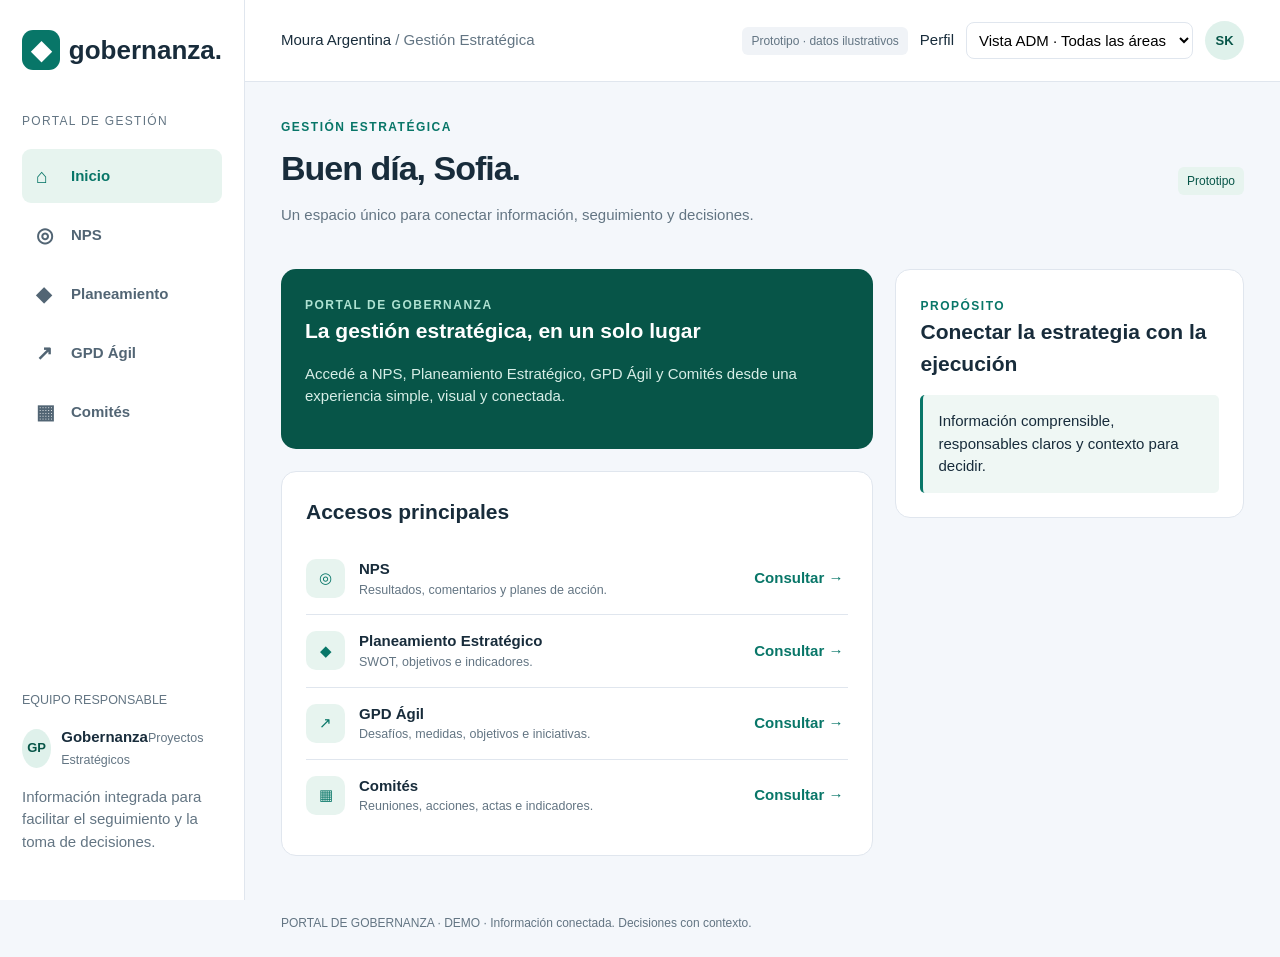
<file: index.html>
<!doctype html><html lang="es"><head><meta charset="utf-8"><meta name="viewport" content="width=device-width,initial-scale=1"><title>Portal de Gobernanza</title><style>
:root{--ink:#182c3b;--muted:#637583;--green:#087668;--dark:#075548;--line:#e0e6ee;--bg:#f4f7fb;--soft:#e7f4ef;--amber:#f2b01e;--red:#dc4437;--blue:#17368f}*{box-sizing:border-box}body{margin:0;color:var(--ink);font:15px/1.5 Segoe UI,Arial;background:var(--bg)}button,select{font:inherit}button{cursor:pointer;border:0;border-radius:9px;padding:10px 15px;background:var(--green);color:#fff;font-weight:600}a{color:inherit;text-decoration:none}aside{position:fixed;inset:0 auto 0 0;width:245px;background:#fff;border-right:1px solid var(--line);padding:30px 22px;display:flex;flex-direction:column}.brand{font-size:26px;font-weight:750;display:flex;align-items:center;gap:9px}.brandmark{display:grid;place-items:center;background:var(--green);color:#fff;border-radius:11px;width:40px;height:40px}.workspace{font-size:12px;letter-spacing:1.3px;color:var(--muted);margin:42px 0 14px}nav a{display:flex;gap:13px;align-items:center;padding:12px 14px;margin:5px 0;border-radius:9px;font-weight:600;color:#526574}nav a.active{background:var(--soft);color:var(--green)}nav a span{font-size:20px;width:22px}.sidebottom{margin-top:auto}.avatar{border-radius:50%;background:#dff1eb;color:var(--dark);display:grid;place-items:center;width:39px;height:39px;font-size:13px;font-weight:700}.person{display:flex;align-items:center;gap:10px;margin:15px 0}.shell{margin-left:245px}header{min-height:82px;background:#fff;border-bottom:1px solid var(--line);padding:17px 36px;display:flex;align-items:center;justify-content:space-between;gap:14px}.headerRight{display:flex;align-items:center;gap:12px}.demo,.badge{font-size:12px;color:var(--muted);background:#f0f3f7;padding:5px 9px;border-radius:6px}.badge{background:var(--soft);color:var(--dark)}select{padding:8px;border:1px solid var(--line);border-radius:8px;background:#fff}main{max-width:1450px;margin:auto;padding:36px}h1{font-size:34px;letter-spacing:-1px;margin:7px 0 10px}h2{font-size:21px;margin:0 0 16px}p{margin:7px 0 17px}.muted,small{color:var(--muted)}.eyebrow{color:var(--green);font-size:12px;font-weight:700;letter-spacing:1.5px}.titleline,.between{display:flex;align-items:center;justify-content:space-between;gap:18px}.titleline{margin-bottom:25px}.card{background:#fff;border:1px solid var(--line);border-radius:15px;padding:24px;margin-bottom:22px}.hero{background:var(--dark);color:#fff;border:0}.hero p{color:#d7eee7}.grid,.dashboardGrid{display:grid;grid-template-columns:1.7fr 1fr;gap:22px}.row{display:flex;gap:14px;align-items:center;padding:15px 0;border-bottom:1px solid var(--line)}.row:last-child{border-bottom:0}.grow{flex:1}.row b,.row small{display:block}.step{width:39px;height:39px;border-radius:10px;background:var(--soft);color:var(--green);display:grid;place-items:center;flex:none}.textbutton{background:transparent;color:var(--green);padding:5px}.profileSwitch,.profileStrip{display:grid;grid-template-columns:1fr 1fr;gap:14px;margin:0 0 22px}.profileCard,.profileStrip button{background:#fff;color:var(--ink);border:1px solid var(--line);text-align:left;padding:17px}.profileCard.active,.profileStrip button.active{border-color:var(--green);background:var(--soft);box-shadow:0 8px 22px #08766820}.tabs{display:flex;gap:8px;flex-wrap:wrap;margin:22px 0}.tab{background:#fff;color:var(--muted);border:1px solid var(--line)}.tab.active{background:var(--green);color:#fff}.areaGrid{display:grid;grid-template-columns:repeat(3,1fr);gap:13px;margin:18px 0}.areaCard{background:#fff;border:1px solid var(--line);border-radius:12px;padding:17px;cursor:pointer}.areaCard.selected{border-color:var(--green);box-shadow:0 8px 22px #08766820}.areaCard strong,.areaCard small{display:block}.groupTitle{margin:22px 0 10px;font-size:12px;letter-spacing:1.3px;color:var(--muted)}.areaToolbar{display:flex;justify-content:space-between;align-items:center;gap:15px}.amber{background:#fff0d5;color:#8b5b08}.updateBanner{background:linear-gradient(135deg,#075548,#0b7a68);color:#fff;border-radius:15px;padding:22px 24px;margin:18px 0 22px}.updateTop{display:flex;justify-content:space-between;gap:16px}.updateBanner .eyebrow{color:#afe4d5}.updateBanner p{color:#d8eee8}.updateLinks{display:grid;grid-template-columns:repeat(4,1fr);gap:10px;margin-top:16px}.updateLink{background:#ffffff12;border:1px solid #ffffff24;border-radius:9px;padding:11px}.updateLink small,.updateLink b{display:block}.updateMeta{display:flex;gap:16px;flex-wrap:wrap;margin-top:14px;padding-top:13px;border-top:1px solid #ffffff25;font-size:13px}.updateStatus{background:#ffffff1f;padding:7px 11px;border-radius:7px;white-space:nowrap}.pyramidWrap{display:grid;grid-template-columns:.8fr 1.4fr;gap:22px}.pyramid{display:flex;flex-direction:column;align-items:center;gap:4px}.level{color:#fff;text-align:center;padding:10px;font-weight:700;clip-path:polygon(8% 0,92% 0,100% 100%,0 100%)}.l1{width:38%;background:#f4b400}.l2{width:50%;background:#efad00}.l3{width:62%;background:#e5a000}.l4{width:74%;background:#2834ca}.l5{width:83%;background:#2529bc}.l6{width:92%;background:#2223aa}.l7{width:100%;background:#aeb1b4}.definitions,.features{display:grid;grid-template-columns:1fr 1fr;gap:12px}.definitions .card{margin:0;padding:18px}.definitions b{color:var(--green)}.okr{display:grid;grid-template-columns:1.1fr 1fr;gap:20px}.objective{background:#17279f;color:#fff;border:0}.objective p{color:#e1e5ff}.kr{padding:15px;border:1px solid var(--line);border-radius:10px;margin:10px 0}.krTop{display:flex;justify-content:space-between;gap:10px}.progress{height:7px;background:#e9edf2;border-radius:8px;overflow:hidden;margin-top:10px}.progress i{display:block;height:100%;background:var(--green)}.note{background:#eff7f4;padding:15px;border-left:3px solid var(--green);border-radius:5px}.tablewrap{overflow:auto}table{width:100%;border-collapse:collapse}th,td{padding:12px 8px;border-bottom:1px solid var(--line);font-size:13px;text-align:center}th:first-child,td:first-child{text-align:left;min-width:210px}.dot{width:13px;height:13px;border-radius:50%;display:inline-block}.g{background:#29a844}.y{background:var(--amber)}.r{background:var(--red)}.e{background:#fff;border:1px solid #cbd2d9}.legend{display:flex;gap:16px;flex-wrap:wrap;color:var(--muted);font-size:13px;margin:12px 0}.legend span{display:flex;align-items:center;gap:6px}.kpiGrid{display:grid;grid-template-columns:repeat(4,1fr);gap:14px;margin:20px 0}.kpiCard{background:#fff;border:1px solid var(--line);border-radius:13px;padding:18px}.kpiCard strong{display:block;font-size:30px;line-height:1.1}.kpiCard small{display:block;margin-top:7px}.scopeBanner{background:#fff;border:1px solid var(--line);border-left:5px solid var(--green);border-radius:12px;padding:16px 18px;margin:18px 0}.scopeBanner b,.scopeBanner small{display:block}.barList{display:flex;flex-direction:column;gap:12px}.barRow{display:grid;grid-template-columns:190px 1fr 45px;gap:10px;align-items:center;font-size:13px}.barTrack{height:13px;background:#edf1f4;border-radius:7px;overflow:hidden}.barFill{height:100%;background:var(--green);border-radius:7px}.barFill.blue{background:var(--blue)}.npsGauge{width:190px;height:95px;overflow:hidden;position:relative;margin:15px auto 5px}.npsGauge:before{content:'';position:absolute;width:190px;height:190px;border-radius:50%;background:conic-gradient(from 270deg,#ef6b61 0 18%,#f0bd2d 18% 35%,#58ad67 35% 50%,transparent 50%)}.npsGauge:after{content:'';position:absolute;inset:28px;background:#fff;border-radius:50%}.gaugeValue{position:absolute;left:0;right:0;bottom:0;text-align:center;z-index:2;font-size:32px;font-weight:700}.npsZone{text-align:center;color:var(--green);font-weight:700}.responseSplit{display:grid;grid-template-columns:repeat(3,1fr);gap:10px}.responseSplit div{padding:14px;border-radius:10px;background:#f3f6f8;text-align:center}.responseSplit strong,.responseSplit small{display:block}.donut{width:150px;height:150px;border-radius:50%;background:conic-gradient(#19df72 0 75.74%,#ef6c2f 75.74% 92.59%,#e4b51b 92.59% 100%);position:relative;margin:18px auto}.donut:after{content:'';position:absolute;inset:34px;background:#fff;border-radius:50%}.donutLabel{position:absolute;inset:0;display:grid;place-items:center;z-index:2;font-size:22px;font-weight:700}.monthBars{display:flex;align-items:flex-end;gap:9px;height:190px;border-bottom:1px solid var(--line)}.monthBar{flex:1;display:flex;flex-direction:column;align-items:center;justify-content:flex-end;height:100%;font-size:11px}.monthBar i{display:block;width:75%;background:#48549d;border-radius:4px 4px 0 0}.committeeCards{display:grid;grid-template-columns:repeat(2,1fr);gap:14px}.committeeCard{background:#fff;border:1px solid var(--line);border-radius:12px;padding:17px}.committeeCard .statusLine{display:flex;justify-content:space-between;align-items:center;margin-top:12px}dialog{width:min(620px,calc(100% - 32px));border:0;border-radius:16px;padding:28px;box-shadow:0 25px 100px #10233b55}dialog::backdrop{background:#12264377}.close{float:right;background:#eff3f8;color:var(--ink);padding:5px 12px}footer{max-width:1450px;margin:auto;padding:0 36px 25px;color:var(--muted);font-size:12px}@media(max-width:1050px){.grid,.dashboardGrid,.pyramidWrap,.okr{grid-template-columns:1fr}.areaGrid{grid-template-columns:repeat(2,1fr)}.kpiGrid{grid-template-columns:repeat(2,1fr)}}@media(max-width:650px){aside{position:static;width:100%;padding:15px}.workspace,.sidebottom{display:none}nav{display:flex;overflow:auto;margin-top:10px}nav a{white-space:nowrap}nav a span{display:none}.shell{margin:0}header{padding:12px 16px}.demo{display:none}main{padding:22px 16px}.profileSwitch,.profileStrip,.areaGrid,.definitions,.features,.kpiGrid,.committeeCards{grid-template-columns:1fr}.updateLinks{grid-template-columns:1fr}.areaToolbar,.updateTop,.titleline{align-items:flex-start;flex-direction:column}.barRow{grid-template-columns:110px 1fr 35px}}
</style></head><body><aside><a class="brand" href="#inicio"><span class="brandmark">◆</span> gobernanza.</a><div class="workspace">PORTAL DE GESTIÓN</div><nav id="nav"></nav><div class="sidebottom"><small>EQUIPO RESPONSABLE</small><div class="person"><span class="avatar">GP</span><div><b>Gobernanza</b><small>Proyectos Estratégicos</small></div></div><p class="muted">Información integrada para facilitar el seguimiento y la toma de decisiones.</p></div></aside><div class="shell"><header><span>Moura Argentina <span class="muted">/ Gestión Estratégica</span></span><div class="headerRight"><span class="demo">Prototipo · datos ilustrativos</span><label for="profile">Perfil</label><select id="profile"><option value="admin">Vista ADM · Todas las áreas</option><option value="juana">Juana · Gestión Estratégica</option></select><span class="avatar" id="avatar">SK</span></div></header><main id="main"></main><footer>PORTAL DE GOBERNANZA · DEMO · Información conectada. Decisiones con contexto.</footer></div><dialog id="dialog"><div id="dialogContent"></div></dialog><script>
const $=s=>document.querySelector(s),areas=['Comercial','Recursos Humanos','Gestión Estratégica','Impuestos y Controles Internos','TI y Servicios Corporativos','Administración y Finanzas','Supply Chain','Industrial','Calidad, Laboratorio y Asistencia Técnica'];const group={'Comercial':'ADMINISTRACIÓN','Recursos Humanos':'ADMINISTRACIÓN','Gestión Estratégica':'ADMINISTRACIÓN','Impuestos y Controles Internos':'ADMINISTRACIÓN','TI y Servicios Corporativos':'ADMINISTRACIÓN','Administración y Finanzas':'ADMINISTRACIÓN','Supply Chain':'PLANTA INDUSTRIAL','Industrial':'PLANTA INDUSTRIAL','Calidad, Laboratorio y Asistencia Técnica':'PLANTA INDUSTRIAL'};let area='Gestión Estratégica',tab='mapa';const nav=[['inicio','⌂','Inicio'],['nps','◎','NPS'],['planeamiento','◆','Planeamiento'],['gpd','↗','GPD Ágil'],['comites','▦','Comités']];
function title(k,t,d,b='Prototipo'){return `<div class="titleline"><div><div class="eyebrow">${k}</div><h1>${t}</h1><p class="muted">${d}</p></div><span class="badge">${b}</span></div>`}function row(i,t,d){return `<div class="row"><span class="step">${i}</span><div class="grow"><b>${t}</b><small>${d}</small></div><button class="textbutton" data-info="${t}">Consultar →</button></div>`}function profiles(){let a=$('#profile').value==='admin';return `<div class="profileStrip"><button class="${a?'active':''}" data-profile="admin"><b>Mi vista ADM · Sofia</b><small>Información consolidada de todas las áreas.</small></button><button class="${!a?'active':''}" data-profile="juana"><b>Vista Usuario · Juana</b><small>Información exclusiva de Gestión Estratégica.</small></button></div>`}function render(){let p=location.hash.slice(1)||'inicio';$('#nav').innerHTML=nav.map(n=>`<a href="#${n[0]}" class="${p===n[0]?'active':''}"><span>${n[1]}</span>${n[2]}</a>`).join('');({inicio:home,nps:nps,planeamiento:planning,gpd:gpd,comites:committees}[p]||home)()}
function home(){$('#main').innerHTML=title('GESTIÓN ESTRATÉGICA','Buen día, Sofia.','Un espacio único para conectar información, seguimiento y decisiones.')+`<div class="grid"><section><div class="card hero"><span class="eyebrow" style="color:#aee2d2">PORTAL DE GOBERNANZA</span><h2>La gestión estratégica, en un solo lugar</h2><p>Accedé a NPS, Planeamiento Estratégico, GPD Ágil y Comités desde una experiencia simple, visual y conectada.</p></div><div class="card"><h2>Accesos principales</h2>${row('◎','NPS','Resultados, comentarios y planes de acción.')}${row('◆','Planeamiento Estratégico','SWOT, objetivos e indicadores.')}${row('↗','GPD Ágil','Desafíos, medidas, objetivos e iniciativas.')}${row('▦','Comités','Reuniones, acciones, actas e indicadores.')}</div></section><section><div class="card"><span class="eyebrow">PROPÓSITO</span><h2>Conectar la estrategia con la ejecución</h2><div class="note">Información comprensible, responsables claros y contexto para decidir.</div></div></section></div>`}
function planning(){$('#main').innerHTML=title('RUMBO ESTRATÉGICO','Planeamiento Estratégico','Objetivos, indicadores y análisis SWOT.')+`<div class="card"><h2>Módulo en construcción</h2><p>Próxima etapa del prototipo.</p></div>`}
function nps(){let a=$('#profile').value==='admin',scope=a?'Moura Argentina':'Gestión Estratégica',all=[['Recursos Humanos',71],['Calidad, AT y Laboratorio',78],['Industrial',81],['Gestión Estratégica',75],['Servicios Corp. y TI',84],['Impuestos y Controles internos',80],['DCex y P&A',82],['Supply Chain',73],['DCBE',60]],rows=a?all:all.filter(x=>x[0]==='Gestión Estratégica');$('#main').innerHTML=title('EXPERIENCIA DEL CLIENTE','NPS',a?'Vista consolidada de todas las áreas.':'Juana visualiza únicamente Gestión Estratégica.',a?'Vista ADM':'Usuario: Juana')+profiles()+`<div class="scopeBanner"><b>Alcance actual: ${scope}</b><small>Datos ilustrados a partir del reporte de Directoría de julio de 2026.</small></div><div class="kpiGrid"><div class="kpiCard"><strong>${a?'72':'75'}</strong><small>NPS ${scope}</small></div><div class="kpiCard"><strong>${a?'819':'GE'}</strong><small>${a?'Respuestas recibidas':'Área visible'}</small></div><div class="kpiCard"><strong>${a?'72,61%':'Excelencia'}</strong><small>${a?'Tasa de respuesta':'Zona de resultado'}</small></div><div class="kpiCard"><strong>${a?'9':'1'}</strong><small>Áreas visibles</small></div></div><div class="dashboardGrid"><section><div class="card"><div class="between"><h2>NPS por área</h2><span class="badge">Julio 2026</span></div><div class="barList">${rows.map(x=>`<div class="barRow"><span>${x[0]}</span><div class="barTrack"><div class="barFill blue" style="width:${x[1]}%"></div></div><b>${x[1]}</b></div>`).join('')}</div></div><div class="card"><h2>Lectura para la gestión</h2><div class="note"><b>${a?'Resultado general en Zona de Calidad.':'Gestión Estratégica en Zona de Excelencia.'}</b> La visual respeta el alcance del perfil y permite priorizar planes de acción.</div></div></section><section><div class="card"><h2>Resultado ${scope}</h2><div class="npsGauge"><div class="gaugeValue">${a?'72':'75'}</div></div><div class="npsZone">${a?'ZONA DE CALIDAD':'ZONA DE EXCELENCIA'}</div></div>${a?`<div class="card"><h2>Distribución de respuestas</h2><div class="responseSplit"><div><strong>633</strong><small>Promotores</small></div><div><strong>140</strong><small>Neutros</small></div><div><strong>46</strong><small>Detractores</small></div></div></div>`:`<div class="card"><h2>Accesos de Juana</h2>${row('◎','Evolución del área','Histórico de Gestión Estratégica.')}${row('✎','Comentarios','Fortalezas y oportunidades del área.')}${row('✓','Planes de acción','Responsables, fechas y actualización mensual.')}</div>`}</section></div>`}
function committees(){let a=$('#profile').value==='admin',bars=[['Supply Chain',37],['Gestión Estratégica',32],['Industrial',27],['Dirección',24],['Recursos Humanos',13],['Calidad',12],['Impuestos y Controles internos',11],['TI y Servicios Corporativos',8],['DCBE',7]],ge=[['Comité Finanzas y Cobranzas','Bimestral'],['Comité Pilar CD','Mensual'],['Comité Data','Mensual'],['Comité Proyección + Precios','Mensual'],['Comité Gob. y Proyectos Estratégicos','Mensual']];$('#main').innerHTML=title('ACUERDOS Y SEGUIMIENTO','Comités',a?'Vista consolidada del desempeño de comités y acciones.':'Juana visualiza solamente los comités de Gestión Estratégica.',a?'Vista ADM':'Usuario: Juana')+profiles()+`<div class="scopeBanner"><b>Alcance actual: ${a?'Todas las áreas':'Gestión Estratégica'}</b><small>${a?'Seguimiento integral de reuniones, cumplimiento y acciones.':'Información filtrada según el área asignada.'}</small></div>${a?`<div class="kpiGrid"><div class="kpiCard"><strong>178</strong><small>Comités acumulados 2026</small></div><div class="kpiCard"><strong>91,81%</strong><small>Cumplimiento</small></div><div class="kpiCard"><strong>1.418</strong><small>Acciones registradas</small></div><div class="kpiCard"><strong>75,74%</strong><small>Acciones realizadas</small></div></div><div class="dashboardGrid"><section><div class="card"><h2>Cantidad anual por área</h2><div class="barList">${bars.map(x=>`<div class="barRow"><span>${x[0]}</span><div class="barTrack"><div class="barFill" style="width:${x[1]/37*100}%"></div></div><b>${x[1]}</b></div>`).join('')}</div></div><div class="card"><h2>Histórico mensual 2026</h2><div class="monthBars">${[['Ene',8],['Feb',14],['Mar',25],['Abr',22],['May',23],['Jun',25],['Jul',20],['Ago',20],['Sep',9]].map(x=>`<div class="monthBar"><b>${x[1]}</b><i style="height:${x[1]*5}px"></i><span>${x[0]}</span></div>`).join('')}</div></div></section><section><div class="card"><h2>Distribución de acciones</h2><div class="donut"><div class="donutLabel">1.418</div></div><div class="legend"><span><i class="dot g"></i>75,74% Realizado</span><span><i class="dot r"></i>16,85% Pendiente</span><span><i class="dot y"></i>7,40% En curso</span></div></div><div class="card"><h2>Pendientes destacados</h2>${row('2','Comité Calidad','Pendientes registrados')}${row('1','Comité Compras','Pendiente registrado')}${row('1','Comité Stocks','Pendiente registrado')}</div></section></div>`:`<div class="kpiGrid"><div class="kpiCard"><strong>5</strong><small>Comités activos de GE</small></div><div class="kpiCard"><strong>32</strong><small>Reuniones anuales</small></div><div class="kpiCard"><strong>75%</strong><small>Cumplimiento ilustrativo</small></div><div class="kpiCard"><strong>GE</strong><small>Área visible</small></div></div><div class="committeeCards">${ge.map(x=>`<div class="committeeCard"><span class="eyebrow">GESTIÓN ESTRATÉGICA</span><h2>${x[0]}</h2><small>Frecuencia: ${x[1]}</small><div class="statusLine"><span class="badge">Activo</span><button class="textbutton" data-info="${x[0]}">Ver detalle →</button></div></div>`).join('')}</div><div class="card" style="margin-top:20px"><h2>Detalle disponible</h2><p class="muted">Calendario, estado, acciones abiertas, responsables, fecha de minuta y documentación.</p></div>`}`}
function gpd(){let a=$('#profile').value==='admin';if(!a)area='Gestión Estratégica';let tabs=`<div class="tabs">${[['mapa','Mapa estratégico'],['okr','Objetivos y KR'],['seguimiento','Seguimiento mensual'],['guia','Guía de construcción']].map(x=>`<button class="tab ${tab===x[0]?'active':''}" data-tab="${x[0]}">${x[1]}</button>`).join('')}</div>`,banner=`<section class="updateBanner"><div class="updateTop"><div><span class="eyebrow">ACTUALIZACIÓN MENSUAL · SEPTIEMBRE 2026</span><h2>Iniciativa: Estandarizar criterios de priorización</h2><p>La iniciativa avanza según lo esperado.</p></div><span class="updateStatus">● En seguimiento</span></div><div class="updateLinks"><div class="updateLink"><small>Desafío</small><b>Mejorar capacidad de respuesta</b></div><div class="updateLink"><small>Medida nivel 1</small><b>% de entregas en plazo</b></div><div class="updateLink"><small>Objetivo</small><b>Aumentar previsibilidad</b></div><div class="updateLink"><small>KR vinculado</small><b>Elevar entregas de 72% a 90%</b></div></div><div class="updateMeta"><span><b>Área:</b> ${area}</span><span><b>Avance:</b> 65%</span><span><b>Actualización:</b> 29/09/2026</span><span><b>Próxima revisión:</b> 31/10/2026</span></div></section>`;let body='';if(tab==='mapa')body=`<div class="pyramidWrap"><div class="card"><h2>Lógica del GPD Ágil</h2><div class="pyramid"><div class="level l1">Direccionadores</div><div class="level l2">Desafíos</div><div class="level l3">Medidas nivel 1</div><div class="level l4">Objetivos</div><div class="level l5">Resultados clave</div><div class="level l6">Iniciativas</div><div class="level l7">Actividades</div></div></div><div class="definitions">${[['Direccionador','Define el rumbo.'],['Desafío','Prioridad que requiere foco.'],['Medida nivel 1','Mide el desafío.'],['Objetivo','Qué se pretende alcanzar.'],['Resultado clave','Meta medible.'],['Iniciativa','Proyecto de alto impacto.'],['Actividad','Tarea concreta.']].map(x=>`<div class="card"><b>${x[0]}</b><p>${x[1]}</p></div>`).join('')}</div></div>`;if(tab==='okr')body=`<div class="okr"><section><div class="card objective"><span class="eyebrow" style="color:#bcc7ff">META FICTICIA · ${area.toUpperCase()}</span><h2>Aumentar previsibilidad y calidad de respuesta</h2><p>Ejemplo ilustrativo.</p></div><div class="card"><h2>Resultados clave</h2>${[['Entregas en plazo de 72% a 90%',78],['Retrabajos de 18 a 8',55],['Satisfacción interna 85%',82]].map(x=>`<div class="kr"><div class="krTop"><b>${x[0]}</b><span>${x[1]}%</span></div><div class="progress"><i style="width:${x[1]}%"></i></div></div>`).join('')}</div></section><section><div class="card"><h2>Iniciativas</h2>${row('01','Estandarizar criterios','30/11')}${row('02','Panel semanal','15/12')}${row('03','Revisar retrabajos','20/12')}</div></section></div>`;if(tab==='seguimiento'){let m=['Ene','Feb','Mar','Abr','May','Jun','Jul','Ago','Sep','Oct','Nov','Dic'];body=`<div class="card"><h2>Seguimiento mensual · ${area}</h2><div class="tablewrap"><table><tr><th>Resultado clave</th>${m.map(x=>`<th>${x}</th>`).join('')}</tr>${['Entregas en plazo','Retrabajos','Satisfacción'].map((x,i)=>`<tr><td>${x}</td>${m.map((_,j)=>`<td><i class="dot ${j>8?'e':(j+i)%5===0?'y':'g'}"></i></td>`).join('')}</tr>`).join('')}</table></div></div>`}if(tab==='guia')body=`<div class="features"><div class="card"><h2>Objetivos</h2><p>Inspiradores, claros y orientados al propósito.</p></div><div class="card"><h2>Resultados clave</h2><p>Medibles, con base, meta, plazo y responsable.</p></div><div class="card"><h2>Iniciativas</h2><p>Conectan estrategia y trabajo cotidiano.</p></div><div class="card"><h2>Actividades</h2><p>Tareas concretas que ejecutan la iniciativa.</p></div></div>`;$('#main').innerHTML=title('ESTRATEGIA EN ACCIÓN','GPD Ágil',a?'Consulta de las nueve áreas.':'Acceso exclusivo a Gestión Estratégica.',a?'Vista ADM':'Usuario: Juana')+profiles()+`${a?`<div class="groupTitle">ADMINISTRACIÓN · 6 ÁREAS</div><div class="areaGrid">${areas.filter(x=>group[x]==='ADMINISTRACIÓN').map(x=>`<div class="areaCard ${x===area?'selected':''}" data-area="${x}"><small>ADMINISTRACIÓN</small><strong>${x}</strong></div>`).join('')}</div><div class="groupTitle">PLANTA INDUSTRIAL · 3 ÁREAS</div><div class="areaGrid">${areas.filter(x=>group[x]==='PLANTA INDUSTRIAL').map(x=>`<div class="areaCard ${x===area?'selected':''}" data-area="${x}"><small>PLANTA INDUSTRIAL</small><strong>${x}</strong></div>`).join('')}</div>`:`<div class="scopeBanner"><b>Área asignada: Gestión Estratégica</b><small>Juana no visualiza las demás áreas.</small></div>`}${banner}${tabs}${body}`}
function modal(t){$('#dialogContent').innerHTML=`<button class="close" data-close>×</button><h2>${t}</h2><p>Esta interacción forma parte de la maqueta. La versión final podrá conectarse con datos, responsables y documentos.</p>`;$('#dialog').showModal()}document.addEventListener('click',e=>{let b=e.target.closest('[data-tab],[data-area],[data-info],[data-close],[data-profile]');if(!b)return;if(b.dataset.profile){$('#profile').value=b.dataset.profile;if(b.dataset.profile==='juana'){area='Gestión Estratégica';$('#avatar').textContent='JU'}else $('#avatar').textContent='SK';render()}else if(b.dataset.tab){tab=b.dataset.tab;gpd()}else if(b.dataset.area){area=b.dataset.area;gpd()}else if(b.hasAttribute('data-close'))$('#dialog').close();else modal(b.dataset.info)});document.addEventListener('change',e=>{if(e.target.id==='profile'){if(e.target.value==='juana'){$('#avatar').textContent='JU';area='Gestión Estratégica'}else $('#avatar').textContent='SK';render()}});window.addEventListener('hashchange',render);render();
</script></body></html>
</file>
